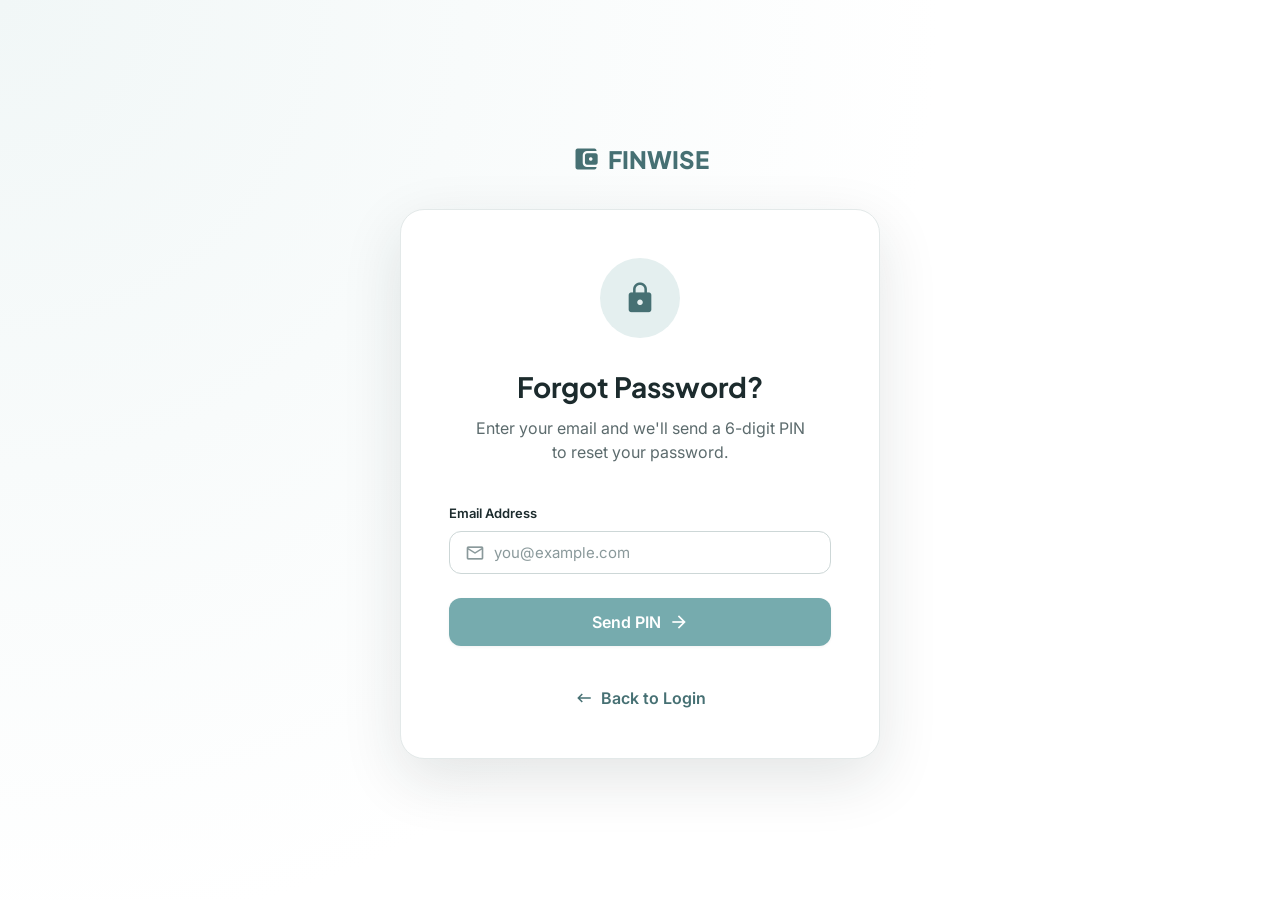
<file: forget-password.html>
<!DOCTYPE html>
<html lang="en">
<head>
<meta charset="utf-8"/>
<meta content="width=device-width, initial-scale=1.0" name="viewport"/>
<title>Forgot Password — FINWISE</title>
<link rel="preconnect" href="https://fonts.googleapis.com"/>
<link rel="preconnect" href="https://fonts.gstatic.com" crossorigin/>
<link href="https://fonts.googleapis.com/css2?family=Inter:wght@400;500;600;700&family=Plus+Jakarta+Sans:wght@600;700;800&family=JetBrains+Mono:wght@400;500;600&display=swap" rel="stylesheet"/>
<link href="https://fonts.googleapis.com/css2?family=Material+Symbols+Outlined:opsz,wght,FILL,GRAD@20..48,100..700,0..1,-50..200&display=swap" rel="stylesheet"/>
<link href="assets/css/theme.css" rel="stylesheet"/>
<style>
  .fp-wrap {
    min-height: 100vh; width: 100%;
    display: flex; align-items: center; justify-content: center;
    padding: var(--sp-6); position: relative; overflow: hidden;
    background: radial-gradient(circle at top left, var(--accent-tint) 0%, #ffffff 60%);
  }
  .fp-glow { position: absolute; border-radius: 50%; filter: blur(120px); z-index: -10; pointer-events: none; }
  .fp-glow--1 { top: -10%; left: -10%; width: 50%; height: 50%; background: rgba(118,171,174,0.22); }
  .fp-glow--2 { bottom: -10%; right: -10%; width: 50%; height: 50%; background: rgba(118,171,174,0.12); }
  #bg-canvas { position: absolute; inset: 0; z-index: -20; pointer-events: none; }
  .fp-card {
    width: 100%; max-width: 480px; background: var(--surface);
    padding: var(--sp-8); border-radius: var(--r-xl);
    border: 1px solid var(--border); box-shadow: 0 20px 60px rgba(28,43,45,0.12);
    animation: fadeIn 0.4s ease-out forwards;
  }
  @keyframes fadeIn { from { opacity: 0; transform: translateY(10px); } to { opacity: 1; transform: translateY(0); } }
  .fp-hidden { display: none; }
  .fp-icon {
    width: 80px; height: 80px; border-radius: var(--r-full);
    display: grid; place-items: center; margin-bottom: var(--sp-6);
    background: var(--accent-softer); color: var(--accent-darker);
  }
  .fp-icon .material-symbols-outlined { font-size: 34px; }
  .fp-transition { transition: opacity 0.3s ease, transform 0.3s ease; }
  /* 6-box PIN entry */
  .pin-row { display: flex; gap: var(--sp-2); justify-content: center; width: 100%; }
  .pin-box {
    width: 48px; height: 56px; text-align: center;
    font-family: var(--font-mono, monospace); font-size: 24px; font-weight: 700;
    border: 1.5px solid var(--border-strong); border-radius: var(--r-md);
    background: var(--surface); color: var(--text);
    transition: border-color var(--transition), box-shadow var(--transition);
    -moz-appearance: textfield;
  }
  .pin-box::-webkit-outer-spin-button, .pin-box::-webkit-inner-spin-button { -webkit-appearance: none; margin: 0; }
  .pin-box:focus { outline: none; border-color: var(--accent); box-shadow: 0 0 0 3px var(--accent-softer); }
  .pin-box.filled { border-color: var(--accent); }
  .pw-toggle { position: absolute; right: var(--sp-4); top: 50%; transform: translateY(-50%); display: grid; place-items: center; color: var(--text-faint); cursor: pointer; background: none; border: none; padding: 0; }
  .pw-toggle .material-symbols-outlined { font-size: 20px; }
  .pw-toggle:hover { color: var(--text); }
  @media (max-width: 420px) {
    .pin-box { width: 40px; height: 50px; font-size: 20px; }
  }
  /* Inline status banner — always visible feedback per step. */
  .fp-status {
    display: none; align-items: center; gap: var(--sp-2);
    padding: var(--sp-3) var(--sp-4); border-radius: var(--r-md);
    font-size: 14px; font-weight: 500; text-align: left; margin-bottom: var(--sp-4);
    border: 1px solid transparent;
  }
  .fp-status.show { display: flex; }
  .fp-status .material-symbols-outlined { font-size: 18px; }
  .fp-status--info    { background: var(--accent-softer); color: var(--accent-darker); border-color: rgba(118,171,174,0.35); }
  .fp-status--success { background: var(--success-bg);    color: var(--success);        border-color: rgba(46,158,107,0.30); }
  .fp-status--danger  { background: #fdecec;              color: var(--danger);         border-color: rgba(214,69,69,0.30); }
  /* Button spinner */
  .btn-spinner {
    width: 16px; height: 16px; border: 2px solid rgba(255,255,255,0.35);
    border-top-color: #fff; border-radius: 50%;
    display: none; animation: fp-spin 0.7s linear infinite;
  }
  .btn.is-loading .btn-spinner { display: inline-block; }
  .btn.is-loading > .material-symbols-outlined { display: none; }
  @keyframes fp-spin { to { transform: rotate(360deg); } }
</style>
</head>
<body style="display:block">
<div class="fp-wrap">
<div class="fp-glow fp-glow--1"></div>
<div class="fp-glow fp-glow--2"></div>
<canvas id="bg-canvas"></canvas>

<div style="width:100%;max-width:480px;position:relative;z-index:10">
<!-- Logo -->
<div class="auth__brand" style="justify-content:center;margin-bottom:var(--sp-6);color:var(--accent-darker)">
<span class="material-symbols-outlined filled-icon" style="font-size:28px">account_balance_wallet</span>
<span style="font-family:var(--font-head);font-size:24px;font-weight:800">FINWISE</span>
</div>

<!-- STEP 1: request PIN -->
<div class="fp-card fp-transition" id="step-email">
<div class="col" style="align-items:center;text-align:center">
<div class="fp-icon"><span class="material-symbols-outlined filled-icon">lock</span></div>
<h2 style="font-size:28px;margin-bottom:var(--sp-3)">Forgot Password?</h2>
<p class="muted" style="max-width:340px;margin-bottom:var(--sp-7)">Enter your email and we'll send a 6-digit PIN to reset your password.</p>
<form class="col" style="width:100%;gap:var(--sp-5)" id="email-form" novalidate>
<div class="fp-status" id="email-status" role="status" aria-live="polite">
<span class="material-symbols-outlined" data-status-icon>info</span>
<span data-status-text></span>
</div>
<div class="field" style="text-align:left;margin-bottom:0">
<label for="email">Email Address</label>
<div class="input-group">
<span class="material-symbols-outlined">mail</span>
<input class="input" id="email" name="email" placeholder="you@example.com" required type="email" autocomplete="email"/>
</div>
</div>
<button class="btn btn--primary btn--lg btn--block" type="submit" id="send-pin-btn">
<span class="btn-label">Send PIN</span>
<span class="btn-spinner" aria-hidden="true"></span>
<span class="material-symbols-outlined">arrow_forward</span>
</button>
</form>
<div style="margin-top:var(--sp-7)">
<a class="row gap-2 text-accent" style="font-weight:600" href="login.html">
<span class="material-symbols-outlined" style="font-size:18px">keyboard_backspace</span>
Back to Login
</a>
</div>
</div>
</div>

<!-- STEP 2: enter PIN + new password -->
<div class="fp-card fp-transition fp-hidden" id="step-reset">
<div class="col" style="align-items:center;text-align:center">
<div class="fp-icon"><span class="material-symbols-outlined filled-icon">password</span></div>
<h2 style="font-size:26px;margin-bottom:var(--sp-3)">Enter PIN &amp; New Password</h2>
<p class="muted" style="max-width:360px;margin-bottom:var(--sp-6)">
We sent a 6-digit PIN to <span class="mono text-accent" style="font-weight:700" id="target-email">your email</span>.
It expires in 15 minutes.
</p>
<form class="col" style="width:100%;gap:var(--sp-5)" id="reset-form" novalidate>
<div class="fp-status" id="reset-status" role="status" aria-live="polite">
<span class="material-symbols-outlined" data-status-icon>info</span>
<span data-status-text></span>
</div>
<!-- PIN boxes -->
<div class="field" style="text-align:left;margin-bottom:0">
<label style="text-align:center;display:block;margin-bottom:var(--sp-3)">Verification PIN</label>
<div class="pin-row" id="pin-row">
<input class="pin-box" type="text" inputmode="numeric" maxlength="1" autocomplete="one-time-code" aria-label="PIN digit 1"/>
<input class="pin-box" type="text" inputmode="numeric" maxlength="1" aria-label="PIN digit 2"/>
<input class="pin-box" type="text" inputmode="numeric" maxlength="1" aria-label="PIN digit 3"/>
<input class="pin-box" type="text" inputmode="numeric" maxlength="1" aria-label="PIN digit 4"/>
<input class="pin-box" type="text" inputmode="numeric" maxlength="1" aria-label="PIN digit 5"/>
<input class="pin-box" type="text" inputmode="numeric" maxlength="1" aria-label="PIN digit 6"/>
</div>
</div>
<!-- New password -->
<div class="field" style="text-align:left;margin-bottom:0">
<label for="new-password">New Password</label>
<div class="input-group">
<span class="material-symbols-outlined">lock</span>
<input class="input" id="new-password" placeholder="••••••••" type="password" style="padding-right:44px" required autocomplete="new-password"/>
<button type="button" class="pw-toggle" data-pw-toggle="new-password" aria-label="Show password"><span class="material-symbols-outlined">visibility</span></button>
</div>
</div>
<!-- Confirm password -->
<div class="field" style="text-align:left;margin-bottom:0">
<label for="confirm-password">Confirm New Password</label>
<div class="input-group">
<span class="material-symbols-outlined">lock_reset</span>
<input class="input" id="confirm-password" placeholder="••••••••" type="password" required autocomplete="new-password"/>
</div>
</div>
<button class="btn btn--primary btn--lg btn--block" type="submit" id="reset-btn">
<span class="btn-label">Reset Password</span>
<span class="btn-spinner" aria-hidden="true"></span>
<span class="material-symbols-outlined">check</span>
</button>
</form>
<div class="row gap-2" style="margin-top:var(--sp-5);justify-content:center;font-size:14px">
<span class="muted">Didn't get the PIN?</span>
<button type="button" class="text-accent" id="resend-btn" style="font-weight:700;background:none;border:none;cursor:pointer;padding:0">Resend PIN</button>
</div>
<div style="margin-top:var(--sp-4)">
<a class="row gap-2 text-accent" style="font-weight:600" href="login.html">
<span class="material-symbols-outlined" style="font-size:18px">keyboard_backspace</span>
Back to Login
</a>
</div>
</div>
</div>

<!-- SUCCESS -->
<div class="fp-card fp-transition fp-hidden" id="step-success">
<div class="col" style="align-items:center;text-align:center">
<div class="fp-icon" style="background:var(--success-bg);color:var(--success)"><span class="material-symbols-outlined filled-icon">check_circle</span></div>
<h2 style="font-size:26px;margin-bottom:var(--sp-3)" class="text-success">Password Updated!</h2>
<p class="muted" style="margin-bottom:var(--sp-6);max-width:340px">Your password has been reset. Redirecting you to login…</p>
<a class="btn btn--primary btn--lg btn--block" href="login.html">Continue to Login</a>
</div>
</div>
</div>
</div>

<script src="assets/js/api.service.js"></script>
<script src="assets/js/app.js"></script>
<script>
  (function () {
    'use strict';

    var currentEmail = '';

    function notify(msg, type) {
      if (window.showToast) window.showToast(msg, type);
      else if (type === 'danger') alert(msg);
    }

    /* ---- Inline status banner (per step) ---- */
    var STATUS_ICON = { info: 'progress_activity', success: 'check_circle', danger: 'error' };
    function showStatus(bannerId, type, message) {
      var banner = document.getElementById(bannerId);
      if (!banner) return;
      banner.classList.remove('fp-status--info', 'fp-status--success', 'fp-status--danger');
      banner.classList.add('fp-status--' + type, 'show');
      var iconEl = banner.querySelector('[data-status-icon]');
      var textEl = banner.querySelector('[data-status-text]');
      if (iconEl) iconEl.textContent = STATUS_ICON[type] || 'info';
      if (textEl) textEl.textContent = message;
    }
    function hideStatus(bannerId) {
      var banner = document.getElementById(bannerId);
      if (banner) banner.classList.remove('show');
    }

    /* ---- Step transitions ---- */
    function goToStep(showId, hideId) {
      var hideEl = document.getElementById(hideId);
      var showEl = document.getElementById(showId);
      if (!showEl) return;
      if (hideEl) {
        hideEl.style.opacity = '0';
        hideEl.style.transform = 'translateY(-10px)';
        setTimeout(reveal, 300);
      } else {
        reveal();
      }
      function reveal() {
        if (hideEl) hideEl.classList.add('fp-hidden');
        showEl.classList.remove('fp-hidden');
        showEl.style.opacity = '1';
        showEl.style.transform = 'translateY(0)';
      }
    }

    /* ---- Button loading state ---- */
    function setLoading(btn, loading, loadingText) {
      if (!btn) return;
      var label = btn.querySelector('.btn-label');
      if (loading) {
        btn.disabled = true;
        btn.classList.add('is-loading');
        btn.dataset.prev = label ? label.textContent : '';
        if (label && loadingText) label.textContent = loadingText;
      } else {
        btn.disabled = false;
        btn.classList.remove('is-loading');
        if (label && btn.dataset.prev) label.textContent = btn.dataset.prev;
      }
    }

    function isValidEmail(v) {
      return /^[^\s@]+@[^\s@]+\.[^\s@]+$/.test(v);
    }

    /* ================= STEP 1: request PIN ================= */
    var emailForm = document.getElementById('email-form');
    var sendBtn = document.getElementById('send-pin-btn');
    var emailInput = document.getElementById('email');
    if (emailInput) emailInput.addEventListener('input', function () { hideStatus('email-status'); });

    emailForm.addEventListener('submit', function (e) {
      e.preventDefault();
      var email = (document.getElementById('email').value || '').trim();
      if (!isValidEmail(email)) {
        showStatus('email-status', 'danger', 'Please enter a valid email address.');
        notify('Please enter a valid email address.', 'danger');
        return;
      }
      if (!window.FinwiseApi || typeof window.FinwiseApi.requestPin !== 'function') {
        showStatus('email-status', 'danger', "Service unavailable — we couldn't reach the server. Please try again.");
        notify('Service unavailable. Please try again later.', 'danger');
        return;
      }
      setLoading(sendBtn, true, 'Sending PIN…');
      showStatus('email-status', 'info', 'Sending a 6-digit PIN to ' + email + '…');
      window.FinwiseApi.requestPin(email)
        .then(function (res) {
          currentEmail = email;
          document.getElementById('target-email').textContent = email;
          var msg = res.message || 'PIN sent! Check your inbox.';
          showStatus('email-status', 'success', msg);
          notify(msg, 'success');
          goToStep('step-reset', 'step-email');
          showStatus('reset-status', 'info', 'A 6-digit PIN was sent to ' + email + '. It expires in 15 minutes.');
          focusFirstPinBox();
        })
        .catch(function (err) {
          var msg = (err && err.message) || 'Something went wrong. Please try again.';
          showStatus('email-status', 'danger', msg);
          notify(msg, 'danger');
        })
        .finally(function () {
          setLoading(sendBtn, false);
        });
    });

    /* ================= PIN box behaviour ================= */
    var pinBoxes = Array.prototype.slice.call(document.querySelectorAll('#pin-row .pin-box'));

    function focusFirstPinBox() {
      if (pinBoxes[0]) pinBoxes[0].focus();
    }

    function getPin() {
      return pinBoxes.map(function (b) { return b.value; }).join('');
    }

    function clearPin() {
      pinBoxes.forEach(function (b) { b.value = ''; b.classList.remove('filled'); });
    }

    pinBoxes.forEach(function (box, i) {
      // Only digits; auto-advance on entry.
      box.addEventListener('input', function () {
        hideStatus('reset-status');
        box.value = box.value.replace(/\D/g, '').slice(0, 1);
        box.classList.toggle('filled', box.value !== '');
        if (box.value && i < pinBoxes.length - 1) pinBoxes[i + 1].focus();
      });
      // Backspace on an empty box steps back to the previous one.
      box.addEventListener('keydown', function (e) {
        if (e.key === 'Backspace' && !box.value && i > 0) {
          pinBoxes[i - 1].focus();
        } else if (e.key === 'ArrowLeft' && i > 0) {
          pinBoxes[i - 1].focus();
        } else if (e.key === 'ArrowRight' && i < pinBoxes.length - 1) {
          pinBoxes[i + 1].focus();
        }
      });
      // Paste a full 6-digit code into any box and it fills all of them.
      box.addEventListener('paste', function (e) {
        e.preventDefault();
        var text = (e.clipboardData || window.clipboardData).getData('text') || '';
        var digits = text.replace(/\D/g, '').slice(0, 6).split('');
        if (!digits.length) return;
        pinBoxes.forEach(function (b, idx) {
          b.value = digits[idx] || '';
          b.classList.toggle('filled', !!digits[idx]);
        });
        var next = Math.min(digits.length, pinBoxes.length - 1);
        pinBoxes[next].focus();
      });
    });

    /* ================= STEP 2: verify + reset ================= */
    var resetForm = document.getElementById('reset-form');
    var resetBtn = document.getElementById('reset-btn');

    resetForm.addEventListener('submit', function (e) {
      e.preventDefault();
      var pin = getPin();
      var pw = document.getElementById('new-password').value || '';
      var confirm = document.getElementById('confirm-password').value || '';

      if (!/^\d{6}$/.test(pin)) {
        showStatus('reset-status', 'danger', 'Please enter the full 6-digit PIN.');
        notify('Please enter the full 6-digit PIN.', 'danger');
        return;
      }
      if (pw.length < 6) {
        showStatus('reset-status', 'danger', 'Password must be at least 6 characters.');
        notify('Password must be at least 6 characters', 'danger');
        return;
      }
      if (pw !== confirm) {
        showStatus('reset-status', 'danger', 'Passwords do not match.');
        notify('Passwords do not match', 'danger');
        return;
      }
      if (!window.FinwiseApi || typeof window.FinwiseApi.resetPassword !== 'function') {
        showStatus('reset-status', 'danger', "Service unavailable — we couldn't reach the server. Please try again.");
        return;
      }

      setLoading(resetBtn, true, 'Resetting…');
      showStatus('reset-status', 'info', 'Verifying PIN and updating your password…');
      window.FinwiseApi.resetPassword(currentEmail, pin, pw)
        .then(function (res) {
          var msg = res.message || 'Password updated!';
          showStatus('reset-status', 'success', msg);
          notify(msg, 'success');
          goToStep('step-success', 'step-reset');
          // Pre-fill the login email and redirect.
          try { sessionStorage.setItem('finwise:signupEmail', currentEmail); } catch (err) {}
          setTimeout(function () { window.location.href = 'login.html'; }, 1800);
        })
        .catch(function (err) {
          var msg = (err && err.message) || 'Something went wrong. Please try again.';
          // Expired/used PIN → clear boxes so the user can request a fresh one.
          if (/expired|used|invalid pin/i.test(msg)) clearPin();
          showStatus('reset-status', 'danger', msg);
          notify(msg, 'danger');
          setLoading(resetBtn, false);
        });
    });

    /* ================= Resend PIN ================= */
    var resendBtn = document.getElementById('resend-btn');
    resendBtn.addEventListener('click', function () {
      if (!currentEmail) return;
      if (!window.FinwiseApi || typeof window.FinwiseApi.resendPin !== 'function') {
        showStatus('reset-status', 'danger', "Service unavailable — we couldn't reach the server.");
        return;
      }
      resendBtn.disabled = true;
      var prev = resendBtn.textContent;
      resendBtn.textContent = 'Sending…';
      showStatus('reset-status', 'info', 'Sending a fresh PIN to ' + currentEmail + '…');
      window.FinwiseApi.resendPin(currentEmail)
        .then(function (res) {
          clearPin();
          focusFirstPinBox();
          var msg = res.message || 'A new PIN has been sent.';
          showStatus('reset-status', 'success', msg);
          notify(msg, 'success');
        })
        .catch(function (err) {
          var msg = (err && err.message) || 'Something went wrong. Please try again.';
          showStatus('reset-status', 'danger', msg);
          notify(msg, 'danger');
        })
        .finally(function () {
          resendBtn.disabled = false;
          resendBtn.textContent = prev;
        });
    });

    /* ================= Password show/hide ================= */
    document.querySelectorAll('[data-pw-toggle]').forEach(function (toggle) {
      toggle.addEventListener('click', function () {
        var input = document.getElementById(toggle.getAttribute('data-pw-toggle'));
        if (!input) return;
        var icon = toggle.querySelector('.material-symbols-outlined') || toggle;
        if (input.type === 'password') { input.type = 'text'; icon.textContent = 'visibility_off'; }
        else { input.type = 'password'; icon.textContent = 'visibility'; }
      });
    });

    /* ================= Particle background (decorative) ================= */
    var canvas = document.getElementById('bg-canvas');
    if (canvas && canvas.getContext) {
      var ctx = canvas.getContext('2d');
      var particles = [];
      function resize() { canvas.width = window.innerWidth; canvas.height = window.innerHeight; }
      function Particle() { this.init(); }
      Particle.prototype.init = function () {
        this.x = Math.random() * canvas.width;
        this.y = Math.random() * canvas.height;
        this.size = Math.random() * 2 + 1;
        this.speedX = Math.random() * 0.5 - 0.25;
        this.speedY = Math.random() * 0.5 - 0.25;
        this.opacity = Math.random() * 0.5;
      };
      Particle.prototype.update = function () {
        this.x += this.speedX; this.y += this.speedY;
        if (this.x > canvas.width || this.x < 0) this.speedX *= -1;
        if (this.y > canvas.height || this.y < 0) this.speedY *= -1;
      };
      Particle.prototype.draw = function () {
        ctx.fillStyle = 'rgba(118, 171, 174, ' + this.opacity + ')';
        ctx.beginPath(); ctx.arc(this.x, this.y, this.size, 0, Math.PI * 2); ctx.fill();
      };
      function createParticles() { particles = []; for (var i = 0; i < 40; i++) particles.push(new Particle()); }
      function animate() {
        ctx.clearRect(0, 0, canvas.width, canvas.height);
        particles.forEach(function (p) { p.update(); p.draw(); });
        requestAnimationFrame(animate);
      }
      window.addEventListener('resize', function () { resize(); createParticles(); });
      resize(); createParticles(); animate();
    }
  })();
</script>
</body>
</html>
</file>
<file: assets/css/theme.css>
/* ============================================================
   FINWISE — Shared Design System
   Plain CSS. No Tailwind. Single source of truth for every page.
   Primary background: #FFFFFF   |   Accent: #76ABAE
   Canonical class vocabulary — matches partials.html & app.js.
   ============================================================ */

/* ---------- 1. Design Tokens ---------- */
:root {
  /* Accent scale (teal) */
  --accent:            #76ABAE;
  --accent-dark:       #5B8F92;
  --accent-darker:     #467073;
  --accent-light:      #A9CBCD;
  --accent-softer:     #E4EFEF;
  --accent-tint:       #F1F7F7;
  --on-accent:         #ffffff;

  /* Neutrals / surfaces */
  --bg:                #ffffff;   /* primary background */
  --surface:           #ffffff;   /* cards, panels */
  --surface-2:         #f7f9f9;   /* subtle raised / hover fill */
  --surface-3:         #eef2f2;   /* deeper fill, track backgrounds */
  --surface-inverse:   #1f2937;

  /* Text */
  --text:              #1c2b2d;
  --text-muted:        #5c6b6d;
  --text-faint:        #8a999b;
  --text-on-dark:      #ffffff;

  /* Lines */
  --border:            #e3e9e9;
  --border-strong:     #cdd7d7;

  /* Semantic (financial) */
  --success:           #2e9e6b;
  --success-bg:        #e6f5ee;
  --danger:            #d64545;
  --danger-bg:         #fbe9e9;
  --warning:           #d99a2b;
  --warning-bg:        #fbf1de;
  --info:              var(--accent);
  --info-bg:           var(--accent-softer);

  /* Radius */
  --r-sm: 8px;
  --r-md: 12px;
  --r-lg: 16px;
  --r-xl: 24px;
  --r-full: 9999px;

  /* Spacing scale */
  --sp-1: 4px;
  --sp-2: 8px;
  --sp-3: 12px;
  --sp-4: 16px;
  --sp-5: 24px;
  --sp-6: 32px;
  --sp-7: 40px;
  --sp-8: 48px;
  --sp-9: 64px;

  /* Shadows */
  --shadow-sm: 0 1px 3px rgba(28, 43, 45, 0.06);
  --shadow-md: 0 2px 16px rgba(28, 43, 45, 0.08);
  --shadow-lg: 0 8px 32px rgba(28, 43, 45, 0.12);
  --shadow-accent: 0 8px 28px rgba(118, 171, 174, 0.28);

  /* Layout */
  --sidebar-w: 260px;
  --topbar-h: 64px;
  --max-w: 1280px;

  /* Type families */
  --font-body: "Inter", system-ui, -apple-system, "Segoe UI", Roboto, sans-serif;
  --font-head: "Plus Jakarta Sans", var(--font-body);
  --font-data: "JetBrains Mono", ui-monospace, "SFMono-Regular", Menlo, monospace;

  --transition: 200ms cubic-bezier(0.4, 0, 0.2, 1);
}

/* ---------- 2. Reset & Base ---------- */
*, *::before, *::after { box-sizing: border-box; }
* { margin: 0; padding: 0; }

html { scroll-behavior: smooth; -webkit-text-size-adjust: 100%; }

body {
  font-family: var(--font-body);
  font-size: 16px;
  line-height: 1.5;
  color: var(--text);
  background: var(--bg);
  min-height: 100vh;
  display: flex;
  -webkit-font-smoothing: antialiased;
  text-rendering: optimizeLegibility;
  overflow-x: hidden;
}

img { max-width: 100%; display: block; }
a { color: inherit; text-decoration: none; }
button { font-family: inherit; cursor: pointer; border: none; background: none; color: inherit; }
input, select, textarea { font-family: inherit; font-size: inherit; color: inherit; }
ul { list-style: none; }
svg { display: block; }

:focus-visible { outline: 2px solid var(--accent); outline-offset: 2px; }

/* ---------- 3. Typography ---------- */
h1, h2, h3, h4, h5 { font-family: var(--font-head); font-weight: 700; line-height: 1.2; color: var(--text); }
.display   { font-size: clamp(30px, 4vw, 46px); letter-spacing: -0.02em; }
.headline  { font-size: clamp(22px, 2.4vw, 28px); }
.title     { font-size: 20px; font-weight: 600; }
.subtitle  { font-size: 16px; font-weight: 600; }
.muted     { color: var(--text-muted); }
.faint     { color: var(--text-faint); }
.mono      { font-family: var(--font-data); }
.eyebrow {
  font-size: 12px; font-weight: 600; letter-spacing: 0.06em;
  text-transform: uppercase; color: var(--text-muted);
}
.text-accent  { color: var(--accent-darker); }
.text-success { color: var(--success); }
.text-danger  { color: var(--danger); }
.text-warning { color: var(--warning); }

/* ---------- 4. Material Symbols icon ---------- */
.material-symbols-outlined {
  font-variation-settings: 'FILL' 0, 'wght' 400, 'GRAD' 0, 'opsz' 24;
  vertical-align: middle;
  user-select: none;
  line-height: 1;
}
.material-symbols-outlined.fill,
.filled-icon { font-variation-settings: 'FILL' 1; }

/* ============================================================
   5. App Shell — sidebar + topbar + content + footer
   Identical on every application page.
   ============================================================ */

/* Mobile top bar (hidden on desktop) */
.mobile-bar {
  display: none;
  position: sticky; top: 0; z-index: 46;
  height: 56px; width: 100%;
  align-items: center; gap: var(--sp-3);
  padding: 0 var(--sp-4);
  background: rgba(255,255,255,0.9); backdrop-filter: blur(10px);
  border-bottom: 1px solid var(--border);
}
.mobile-bar__brand { font-family: var(--font-head); font-weight: 800; color: var(--accent-darker); flex: 1; }
.mobile-bar .material-symbols-outlined { color: var(--text-muted); }
/* Mobile top-bar profile avatar: shows uploaded photo (via applyAvatar) or
   initials/person icon. Sits on the accent fill so the icon must stay light. */
.mobile-bar__avatar {
  text-decoration: none; flex-shrink: 0; overflow: hidden;
  background-size: cover; background-position: center;
}
.mobile-bar__avatar .material-symbols-outlined { color: var(--on-accent); }
.nav-toggle {
  display: grid; place-items: center; width: 40px; height: 40px;
  border-radius: var(--r-md); color: var(--text); flex-shrink: 0;
  transition: background var(--transition);
}
.nav-toggle:hover { background: var(--surface-2); }

/* Sidebar */
.sidebar {
  width: var(--sidebar-w);
  flex-shrink: 0;
  height: 100vh;
  position: sticky;
  top: 0;
  background: var(--surface);
  border-right: 1px solid var(--border);
  box-shadow: var(--shadow-md);
  display: flex;
  flex-direction: column;
  padding: var(--sp-5) 0;
  z-index: 50;
}
.sidebar__brand {
  display: flex; align-items: center; gap: var(--sp-2);
  padding: 0 var(--sp-5); margin-bottom: var(--sp-6);
}
.sidebar__brand-icon {
  width: 36px; height: 36px; border-radius: var(--r-md);
  background: var(--accent); color: var(--on-accent);
  display: grid; place-items: center; flex-shrink: 0; font-size: 22px;
}
.sidebar__brand-name {
  font-family: var(--font-head); font-size: 22px; font-weight: 800;
  color: var(--accent-darker); letter-spacing: -0.01em;
}
.sidebar__nav { flex: 1; overflow-y: auto; padding: 0 var(--sp-3); display: flex; flex-direction: column; gap: 2px; }
.sidebar__nav::-webkit-scrollbar { width: 4px; }
.sidebar__nav::-webkit-scrollbar-thumb { background: var(--border-strong); border-radius: 10px; }
.sidebar__section {
  padding: var(--sp-5) var(--sp-4) var(--sp-2);
  font-size: 10px; font-weight: 700; letter-spacing: 0.1em;
  text-transform: uppercase; color: var(--text-faint);
}
.nav-link {
  display: flex; align-items: center; gap: var(--sp-3);
  padding: 12px var(--sp-4);
  border-radius: var(--r-md);
  color: var(--text-muted);
  font-weight: 500; font-size: 14px;
  transition: background var(--transition), color var(--transition);
}
.nav-link .material-symbols-outlined { font-size: 22px; }
.nav-link:hover { background: var(--surface-2); color: var(--text); }
.nav-link.active {
  background: var(--accent-softer);
  color: var(--accent-darker);
  font-weight: 600;
}
.nav-link.active .material-symbols-outlined { font-variation-settings: 'FILL' 1; color: var(--accent); }
.nav-link--danger { color: var(--danger); margin-top: var(--sp-2); }
.nav-link--danger:hover { background: var(--danger-bg); color: var(--danger); }

.sidebar__user {
  display: flex; align-items: center; gap: var(--sp-3);
  padding: var(--sp-4) var(--sp-5) 0; margin-top: auto;
  border-top: 1px solid var(--border); padding-top: var(--sp-4);
}
.sidebar__user-meta { min-width: 0; }
.sidebar__user-name { font-weight: 700; font-size: 14px; }

/* Avatar */
.avatar {
  width: 40px; height: 40px; border-radius: var(--r-full); flex-shrink: 0;
  background: var(--accent); color: var(--on-accent);
  display: grid; place-items: center; font-weight: 700; font-size: 15px;
  object-fit: cover;
}
.avatar--sm { width: 32px; height: 32px; font-size: 13px; }
.avatar--lg { width: 96px; height: 96px; font-size: 34px; border: 3px solid var(--accent-light); }
img.avatar, img.avatar--sm, img.avatar--lg { border: 2px solid var(--accent-light); }

/* Main column */
.app-main { flex: 1; min-width: 0; display: flex; flex-direction: column; }

/* Topbar (desktop) */
.topbar {
  height: var(--topbar-h);
  position: sticky; top: 0; z-index: 40;
  background: rgba(255,255,255,0.85);
  backdrop-filter: blur(10px);
  border-bottom: 1px solid var(--border);
  display: flex; align-items: center; justify-content: space-between;
  gap: var(--sp-4);
  padding: 0 var(--sp-6);
}
/* No search bar — push actions to the right */
.topbar--end { justify-content: flex-end; }
.topbar__search {
  display: flex; align-items: center; gap: var(--sp-2);
  background: var(--surface-2); border: 1px solid var(--border);
  border-radius: var(--r-full); padding: 8px var(--sp-4);
  width: 100%; max-width: 380px;
}
.topbar__search .material-symbols-outlined { color: var(--text-faint); font-size: 20px; }
.topbar__search input { background: none; border: none; outline: none; width: 100%; font-size: 14px; }
.topbar__search:focus-within { border-color: var(--accent); background: var(--surface); box-shadow: 0 0 0 3px var(--accent-softer); }
.topbar__search-clear {
  display: grid; place-items: center; flex-shrink: 0;
  width: 22px; height: 22px; border-radius: var(--r-full);
  color: var(--text-faint); cursor: pointer;
  transition: background var(--transition), color var(--transition);
}
.topbar__search-clear:hover { background: var(--surface-3); color: var(--text); }
.topbar__search-clear .material-symbols-outlined { font-size: 16px; }
.topbar__actions { display: flex; align-items: center; gap: var(--sp-4); }
.icon-btn {
  position: relative; width: 40px; height: 40px; border-radius: var(--r-full);
  display: grid; place-items: center; color: var(--text-muted);
  transition: background var(--transition), color var(--transition);
}
.icon-btn:hover { background: var(--surface-2); color: var(--text); }
.icon-btn__dot {
  position: absolute; top: 8px; right: 8px; width: 8px; height: 8px;
  background: var(--danger); border-radius: var(--r-full); border: 2px solid var(--surface);
}
/* Notifications dropdown (bell) */
.notif { position: relative; display: inline-flex; }
.notif__panel {
  position: absolute; top: calc(100% + 10px); right: 0; z-index: 60;
  width: 340px; max-width: calc(100vw - 32px);
  background: var(--surface); border: 1px solid var(--border);
  border-radius: var(--r-lg); box-shadow: var(--shadow-lg);
  overflow: hidden;
  animation: notif-in 0.16s ease-out;
}
@keyframes notif-in { from { opacity: 0; transform: translateY(-6px); } to { opacity: 1; transform: translateY(0); } }
.notif__head {
  display: flex; align-items: center; justify-content: space-between;
  padding: var(--sp-4) var(--sp-5); border-bottom: 1px solid var(--border);
  font-weight: 600; font-size: 14px; color: var(--text);
}
.notif__clear {
  font-size: 12px; font-weight: 600; color: var(--accent-darker);
  transition: color var(--transition);
}
.notif__clear:hover { color: var(--accent); }
.notif__list { max-height: 360px; overflow-y: auto; }
.notif__item {
  display: flex; align-items: flex-start; gap: var(--sp-3);
  padding: var(--sp-4) var(--sp-5);
  transition: background var(--transition);
}
.notif__item + .notif__item { border-top: 1px solid var(--border); }
.notif__item:hover { background: var(--surface-2); }
.notif__icon {
  width: 36px; height: 36px; border-radius: var(--r-md); flex-shrink: 0;
  display: grid; place-items: center;
  background: var(--accent-softer); color: var(--accent-darker);
}
.notif__icon .material-symbols-outlined { font-size: 19px; }
.notif__icon--success { background: var(--success-bg); color: var(--success); }
.notif__icon--danger  { background: var(--danger-bg); color: var(--danger); }
.notif__icon--accent  { background: var(--accent-softer); color: var(--accent-darker); }
.notif__body { flex: 1; min-width: 0; }
.notif__title { font-size: 13.5px; font-weight: 600; color: var(--text); }
.notif__text { font-size: 12.5px; color: var(--text-muted); margin-top: 2px; line-height: 1.4; }
.notif__time { font-size: 11px; color: var(--text-faint); margin-top: 4px; display: block; }
.notif__dismiss {
  flex-shrink: 0; width: 24px; height: 24px; border-radius: var(--r-full);
  display: grid; place-items: center; color: var(--text-faint);
  transition: background var(--transition), color var(--transition);
}
.notif__dismiss:hover { background: var(--surface-3); color: var(--text); }
.notif__dismiss .material-symbols-outlined { font-size: 16px; }
.notif__empty {
  display: flex; flex-direction: column; align-items: center; gap: var(--sp-2);
  padding: var(--sp-6); color: var(--text-faint); font-size: 13px;
}
.notif__empty .material-symbols-outlined { font-size: 28px; opacity: 0.6; }

.topbar__divider { width: 1px; height: 32px; background: var(--border); }
.topbar__user { display: flex; align-items: center; gap: var(--sp-2); cursor: pointer; }
.topbar__user span { font-weight: 500; }

/* Content area */
.page {
  flex: 1;
  width: 100%;
  max-width: var(--max-w);
  margin: 0 auto;
  padding: var(--sp-6);
  display: flex; flex-direction: column; gap: var(--sp-5);
}
.page-head { display: flex; justify-content: space-between; align-items: flex-end; gap: var(--sp-4); flex-wrap: wrap; }
.page-head p { color: var(--text-muted); margin-top: var(--sp-1); }

/* Footer */
.footer {
  border-top: 1px solid var(--border);
  background: var(--surface);
  padding: var(--sp-5) var(--sp-6);
  color: var(--text-muted); font-size: 13px;
}
.footer__inner {
  width: 100%; max-width: var(--max-w); margin: 0 auto;
  display: flex; align-items: center; justify-content: space-between;
  gap: var(--sp-4); flex-wrap: wrap;
}
.footer__brand { display: flex; align-items: center; gap: var(--sp-2); font-family: var(--font-head); font-weight: 800; color: var(--accent-darker); }
.footer__links { display: flex; gap: var(--sp-5); flex-wrap: wrap; }
.footer__links a { color: var(--text-muted); transition: color var(--transition); }
.footer__links a:hover { color: var(--accent-darker); }
.footer__copy { color: var(--text-faint); font-size: 13px; }

/* Mobile nav scrim */
.scrim {
  position: fixed; inset: 0; background: rgba(28,43,45,0.45);
  z-index: 45; opacity: 0; visibility: hidden; transition: opacity var(--transition);
}
.scrim.open { opacity: 1; visibility: visible; }

/* ============================================================
   6. Components
   ============================================================ */

/* Buttons */
.btn {
  display: inline-flex; align-items: center; justify-content: center; gap: var(--sp-2);
  padding: 10px var(--sp-5); border-radius: var(--r-md);
  font-weight: 600; font-size: 14px; line-height: 1;
  transition: background var(--transition), color var(--transition), box-shadow var(--transition), transform var(--transition);
  white-space: nowrap;
}
.btn .material-symbols-outlined { font-size: 20px; }
.btn:active { transform: scale(0.97); }
.btn--primary { background: var(--accent); color: var(--on-accent); box-shadow: var(--shadow-sm); }
.btn--primary:hover { background: var(--accent-dark); box-shadow: var(--shadow-accent); }
.btn--secondary { background: var(--accent-softer); color: var(--accent-darker); }
.btn--secondary:hover { background: var(--accent-light); }
.btn--ghost { background: transparent; color: var(--text-muted); border: 1px solid var(--border-strong); }
.btn--ghost:hover { background: var(--surface-2); color: var(--text); }
.btn--danger { background: var(--danger); color: #fff; }
.btn--danger:hover { background: #be3a3a; }
.btn--block { width: 100%; }
/* Elevated gradient CTA — modern accent button with sheen + lift */
.btn--gradient {
  background: linear-gradient(135deg, var(--accent-darker) 0%, var(--accent) 100%);
  color: var(--on-accent);
  box-shadow: 0 6px 18px -6px rgba(70, 112, 115, 0.55), inset 0 1px 0 rgba(255,255,255,0.18);
  position: relative; overflow: hidden;
}
.btn--gradient::after {
  content: ""; position: absolute; inset: 0;
  background: linear-gradient(180deg, rgba(255,255,255,0.18), rgba(255,255,255,0) 55%);
  pointer-events: none;
}
.btn--gradient:hover {
  background: linear-gradient(135deg, var(--accent-dark) 0%, var(--accent-light) 100%);
  box-shadow: 0 10px 26px -6px rgba(70, 112, 115, 0.6), inset 0 1px 0 rgba(255,255,255,0.22);
  transform: translateY(-2px);
}
.btn--gradient:active { transform: translateY(0) scale(0.98); }
.btn--sm { padding: 7px var(--sp-3); font-size: 13px; }
.btn--lg { padding: 14px var(--sp-6); font-size: 16px; }
.btn:disabled { opacity: 0.55; cursor: not-allowed; transform: none; }

/* Cards */
.card {
  background: var(--surface);
  border: 1px solid var(--border);
  border-radius: var(--r-lg);
  box-shadow: var(--shadow-md);
  padding: var(--sp-5);
}
.card--flat { box-shadow: none; }
.card--interactive { transition: transform var(--transition), box-shadow var(--transition); }
.card--interactive:hover { transform: translateY(-4px); box-shadow: var(--shadow-lg); }
.card__head { display: flex; align-items: center; justify-content: space-between; margin-bottom: var(--sp-4); }

/* Stat card */
.stat-card {
  background: var(--surface); border: 1px solid var(--border);
  border-radius: var(--r-lg); box-shadow: var(--shadow-md);
  padding: var(--sp-5); transition: transform var(--transition), box-shadow var(--transition);
}
.stat-card:hover { transform: translateY(-4px); box-shadow: var(--shadow-lg); }
.stat-card__icon {
  width: 44px; height: 44px; border-radius: var(--r-md);
  display: grid; place-items: center; background: var(--accent-softer); color: var(--accent-darker);
}
.stat-card__value { font-family: var(--font-head); font-size: 28px; font-weight: 700; margin-top: var(--sp-1); }

/* Icon badge tile */
.tile-icon {
  width: 48px; height: 48px; border-radius: var(--r-md);
  display: grid; place-items: center; background: var(--accent-softer); color: var(--accent-darker);
  flex-shrink: 0;
}
.tile-icon--success { background: var(--success-bg); color: var(--success); }
.tile-icon--danger  { background: var(--danger-bg); color: var(--danger); }
.tile-icon--warning { background: var(--warning-bg); color: var(--warning); }

/* Badges / chips */
.badge {
  display: inline-flex; align-items: center; gap: 4px;
  padding: 4px 10px; border-radius: var(--r-full);
  font-size: 12px; font-weight: 600; line-height: 1;
}
.badge--accent  { background: var(--accent-softer); color: var(--accent-darker); }
.badge--success { background: var(--success-bg); color: var(--success); }
.badge--danger  { background: var(--danger-bg); color: var(--danger); }
.badge--warning { background: var(--warning-bg); color: var(--warning); }
.badge--neutral { background: var(--surface-3); color: var(--text-muted); }

/* Forms */
.field { display: flex; flex-direction: column; gap: var(--sp-2); margin-bottom: var(--sp-4); }
.field label { font-size: 13px; font-weight: 600; color: var(--text); }
.input, .select, .textarea {
  width: 100%; background: var(--surface);
  border: 1px solid var(--border-strong); border-radius: var(--r-md);
  padding: 11px var(--sp-4); font-size: 15px; color: var(--text);
  transition: border-color var(--transition), box-shadow var(--transition);
}
.input::placeholder, .textarea::placeholder { color: var(--text-faint); }
.input:focus, .select:focus, .textarea:focus {
  outline: none; border-color: var(--accent);
  box-shadow: 0 0 0 3px rgba(118, 171, 174, 0.18);
}
.textarea { resize: vertical; min-height: 96px; }
.input-group { position: relative; }
.input-group > .material-symbols-outlined {
  position: absolute; left: var(--sp-4); top: 50%; transform: translateY(-50%);
  color: var(--text-faint); font-size: 20px; pointer-events: none;
}
.input-group .input { padding-left: 44px; }

/* Native <select> arrow is inconsistent across browsers and sits cramped
   against the edge. Replace it with a custom, properly-aligned chevron and
   reserve right-hand room so the text never overlaps it. */
.select {
  -webkit-appearance: none; -moz-appearance: none; appearance: none;
  padding-right: 42px;
  background-image: url("data:image/svg+xml,%3Csvg xmlns='http://www.w3.org/2000/svg' width='24' height='24' viewBox='0 0 24 24' fill='none' stroke='%235c6b6d' stroke-width='2' stroke-linecap='round' stroke-linejoin='round'%3E%3Cpolyline points='6 9 12 15 18 9'/%3E%3C/svg%3E");
  background-repeat: no-repeat;
  background-position: right 14px center;
  background-size: 18px 18px;
}
.select::-ms-expand { display: none; }

/* Toggle switch */
.switch { position: relative; display: inline-block; width: 44px; height: 24px; flex-shrink: 0; }
.switch input { opacity: 0; width: 0; height: 0; }
.switch .slider {
  position: absolute; inset: 0; background: var(--border-strong);
  border-radius: var(--r-full); transition: background var(--transition); cursor: pointer;
}
.switch .slider::before {
  content: ""; position: absolute; height: 18px; width: 18px; left: 3px; top: 3px;
  background: #fff; border-radius: 50%; transition: transform var(--transition);
}
.switch input:checked + .slider { background: var(--accent); }
.switch input:checked + .slider::before { transform: translateX(20px); }

/* Setting row: label/description on the left, control (e.g. switch) on the right */
.recurring-row {
  display: flex; align-items: center; justify-content: space-between; gap: var(--sp-3);
  padding: var(--sp-4); background: var(--surface-2); border-radius: var(--r-md);
}

/* Segmented toggle (income/expense etc.) */
.segmented { display: inline-flex; background: var(--surface-3); border-radius: var(--r-md); padding: 4px; gap: 4px; }
.segmented__btn {
  padding: 8px var(--sp-4); border-radius: var(--r-sm); font-weight: 600; font-size: 14px;
  color: var(--text-muted); transition: all var(--transition);
}
.segmented__btn.active { background: var(--surface); color: var(--accent-darker); box-shadow: var(--shadow-sm); }
.segmented__btn.active--success { background: var(--success-bg); color: var(--success); }
.segmented__btn.active--danger { background: var(--danger-bg); color: var(--danger); }

/* Progress bar */
.progress { height: 8px; background: var(--surface-3); border-radius: var(--r-full); overflow: hidden; }
.progress__fill { height: 100%; background: var(--accent); border-radius: var(--r-full); transition: width 1.2s cubic-bezier(0.65,0,0.35,1); }
.progress__fill--success { background: var(--success); }
.progress__fill--danger { background: var(--danger); }
.progress__fill--warning { background: var(--warning); }

/* Table */
.table-wrap { overflow-x: auto; border-radius: var(--r-lg); border: 1px solid var(--border); }
table.data { width: 100%; border-collapse: collapse; background: var(--surface); }
table.data th {
  text-align: left; font-size: 12px; font-weight: 600; text-transform: uppercase;
  letter-spacing: 0.04em; color: var(--text-muted);
  padding: var(--sp-3) var(--sp-4); background: var(--surface-2); border-bottom: 1px solid var(--border);
  white-space: nowrap;
}
table.data td { padding: var(--sp-3) var(--sp-4); border-bottom: 1px solid var(--border); font-size: 14px; }
table.data th.text-right { text-align: right; }
table.data tbody tr { transition: background var(--transition); }
table.data tbody tr:hover { background: var(--surface-2); }
table.data tbody tr:last-child td { border-bottom: none; }

/* Modal */
.modal-overlay {
  position: fixed; inset: 0; background: rgba(28,43,45,0.5);
  display: flex; align-items: center; justify-content: center; padding: var(--sp-4);
  z-index: 60; opacity: 0; visibility: hidden; transition: opacity var(--transition);
}
.modal-overlay.open { opacity: 1; visibility: visible; }
.modal {
  background: var(--surface); border-radius: var(--r-lg); box-shadow: var(--shadow-lg);
  width: 100%; max-width: 520px; max-height: 90vh; overflow-y: auto;
  transform: translateY(12px) scale(0.98); transition: transform var(--transition);
}
.modal-overlay.open .modal { transform: translateY(0) scale(1); }
.modal__head { display: flex; align-items: center; justify-content: space-between; padding: var(--sp-5); border-bottom: 1px solid var(--border); }
.modal__body { padding: var(--sp-5); }
.modal__foot { display: flex; justify-content: flex-end; gap: var(--sp-3); padding: var(--sp-5); border-top: 1px solid var(--border); }

/* Confirmation dialog (built dynamically by window.finwiseConfirm) */
.modal--sm { max-width: 400px; }
.confirm { text-align: center; padding-top: var(--sp-6); padding-bottom: var(--sp-2); }
.confirm__icon {
  width: 56px; height: 56px; border-radius: var(--r-full);
  display: grid; place-items: center; margin: 0 auto var(--sp-4);
}
.confirm__icon .material-symbols-outlined { font-size: 30px; }
.confirm__icon--danger { background: var(--danger-bg); color: var(--danger); }
.confirm__icon--accent { background: var(--accent-softer); color: var(--accent-darker); }
.confirm__title { font-size: 18px; font-weight: 700; color: var(--text); margin-bottom: var(--sp-2); }
.confirm__text { font-size: 14px; color: var(--text-muted); line-height: 1.5; }

/* Toast */
.toast-stack { position: fixed; bottom: var(--sp-5); right: var(--sp-5); z-index: 80; display: flex; flex-direction: column; gap: var(--sp-3); }
.toast {
  display: flex; align-items: center; gap: var(--sp-3);
  background: var(--surface-inverse); color: #fff;
  padding: var(--sp-3) var(--sp-4); border-radius: var(--r-md); box-shadow: var(--shadow-lg);
  font-size: 14px; min-width: 240px;
  animation: toast-in 0.3s ease-out;
}
.toast--success { background: var(--success); }
.toast--danger { background: var(--danger); }
@keyframes toast-in { from { opacity: 0; transform: translateX(20px); } to { opacity: 1; transform: translateX(0); } }

/* FAB */
.fab {
  position: fixed; bottom: var(--sp-6); right: var(--sp-6); z-index: 55;
  width: 56px; height: 56px; border-radius: var(--r-full);
  background: var(--accent); color: var(--on-accent);
  display: grid; place-items: center; box-shadow: var(--shadow-accent);
  transition: transform var(--transition), background var(--transition);
}
.fab:hover { background: var(--accent-dark); transform: scale(1.06); }

/* Glass panel (kept for hero/auth) */
.glass {
  background: rgba(255, 255, 255, 0.12);
  backdrop-filter: blur(12px);
  border: 1px solid rgba(255, 255, 255, 0.25);
}

/* Success button variant (income actions) */
.btn--success { background: var(--success); color: #fff; }
.btn--success:hover { background: #268a5c; }

/* Alert banner */
.alert {
  display: flex; align-items: center; gap: var(--sp-3);
  padding: var(--sp-4); border-radius: var(--r-md);
  border: 1px solid var(--border);
}
.alert__icon { width: 40px; height: 40px; border-radius: var(--r-full); display: grid; place-items: center; flex-shrink: 0; }
.alert--danger  { background: var(--danger-bg);  border-color: rgba(214,69,69,0.25); }
.alert--danger .alert__icon  { background: var(--danger); color: #fff; }
.alert--warning { background: var(--warning-bg); border-color: rgba(217,154,43,0.25); }
.alert--warning .alert__icon { background: var(--warning); color: #fff; }
.alert--success { background: var(--success-bg); border-color: rgba(46,158,107,0.25); }
.alert--success .alert__icon { background: var(--success); color: #fff; }
.alert--accent  { background: var(--accent-softer); border-color: var(--accent-light); }
.alert--accent .alert__icon  { background: var(--accent); color: #fff; }

/* Pagination */
.pager { display: flex; align-items: center; gap: var(--sp-2); flex-wrap: wrap; }
.pager__btn {
  min-width: 36px; height: 36px; padding: 0 10px; border-radius: var(--r-sm);
  display: inline-flex; align-items: center; justify-content: center;
  border: 1px solid var(--border-strong); color: var(--text-muted);
  font-weight: 600; font-size: 14px; transition: all var(--transition);
}
.pager__btn:hover { background: var(--surface-2); color: var(--text); }
.pager__btn.active { background: var(--accent); color: #fff; border-color: var(--accent); }

/* Circular progress ring (goals etc.) */
.ring { position: relative; display: grid; place-items: center; }
.ring svg { transform: rotate(-90deg); transform-origin: 50% 50%; }
.ring__track { fill: none; stroke: var(--surface-3); }
.ring__fill  { fill: none; stroke: var(--accent); stroke-linecap: round; transition: stroke-dashoffset 0.8s ease, stroke-width var(--transition); }
.ring__fill--success { stroke: var(--success); }
.ring__fill--warning { stroke: var(--warning); }
.ring__fill--danger  { stroke: var(--danger); }
.ring__label { position: absolute; font-weight: 700; font-size: 13px; }

/* Dashboard 12-col chart grid + chart wrappers */
.dash-grid { display: grid; grid-template-columns: repeat(12, 1fr); gap: var(--sp-5); }
.dash-grid__span4 { grid-column: span 4; }
.dash-grid__span8 { grid-column: span 8; }
.donut-wrap { position: relative; flex: 1; display: grid; place-items: center; min-height: 220px; }
.donut { width: 190px; height: 190px; transform: rotate(-90deg); }
.donut__center { position: absolute; inset: 0; display: flex; flex-direction: column; align-items: center; justify-content: center; }
.line-chart { height: 240px; position: relative; width: 100%; overflow: hidden; }

/* ---- Shared pagination (Transactions + Dashboard recent list) ---- */
.pager { display: flex; align-items: center; gap: var(--sp-2); flex-wrap: wrap; }
.pager__btn {
  min-width: 34px; height: 34px; padding: 0 8px;
  display: inline-flex; align-items: center; justify-content: center;
  border: 1px solid var(--border-strong); border-radius: var(--r-sm);
  font-size: 14px; font-weight: 600; color: var(--text-muted);
  background: var(--surface); cursor: pointer;
  transition: background var(--transition), color var(--transition), border-color var(--transition);
}
.pager__btn:hover:not(:disabled) { background: var(--surface-2); color: var(--text); }
.pager__btn.active { background: var(--accent); color: var(--on-accent); border-color: var(--accent); }
.pager__btn:disabled { opacity: 0.4; cursor: not-allowed; }
.pager__ellipsis { padding: 0 4px; color: var(--text-faint); user-select: none; }

/* ---- Receipt lightbox (view saved attachments) ---- */
.lightbox { display: flex; align-items: center; justify-content: center; padding: var(--sp-5); }
.lightbox__inner {
  position: relative; max-width: min(720px, 92vw); max-height: 88vh;
  display: flex; transform: scale(0.96); transition: transform var(--transition);
}
.lightbox.open .lightbox__inner { transform: scale(1); }
.lightbox__img {
  max-width: 100%; max-height: 88vh; width: auto; height: auto;
  object-fit: contain; border-radius: var(--r-lg);
  box-shadow: var(--shadow-lg); background: var(--surface);
}
.lightbox__close {
  position: absolute; top: -14px; right: -14px;
  background: var(--surface); box-shadow: var(--shadow-md);
}


/* ============================================================
   7. Layout utilities (plain CSS helpers)
   ============================================================ */
.grid { display: grid; gap: var(--sp-5); }
.cols-2 { grid-template-columns: repeat(2, 1fr); }
.cols-3 { grid-template-columns: repeat(3, 1fr); }
.cols-4 { grid-template-columns: repeat(4, 1fr); }
.row { display: flex; align-items: center; gap: var(--sp-3); }
.row-between { display: flex; align-items: center; justify-content: space-between; gap: var(--sp-3); }
.col { display: flex; flex-direction: column; }
.wrap { flex-wrap: wrap; }
.gap-2 { gap: var(--sp-2); }
.gap-4 { gap: var(--sp-4); }
.gap-5 { gap: var(--sp-5); }
.grow { flex: 1; }
.center { display: grid; place-items: center; }
.hidden { display: none !important; }
.mt-2 { margin-top: var(--sp-2); }
.mt-4 { margin-top: var(--sp-4); }
.mt-5 { margin-top: var(--sp-5); }
.mb-4 { margin-bottom: var(--sp-4); }
.text-center { text-align: center; }
.text-right { text-align: right; }

/* ---- Balance / hero card — premium dark teal ----
   Two-column band: balance lead (left) + income/expense panel (right).
   Sized to sit naturally above the four white stat-cards below it.
   Padding is uniform (--sp-6) on the card; the stats panel matches that
   internal rhythm so the two columns read as one balanced unit. */
.balance-card {
  position: relative; overflow: hidden; isolation: isolate;
  display: grid; grid-template-columns: 1fr minmax(250px, 340px);
  align-items: stretch; gap: var(--sp-6);
  border-radius: var(--r-xl); padding: var(--sp-6);
  background:
    radial-gradient(130% 140% at 100% 0%, rgba(169,203,205,0.30) 0%, rgba(169,203,205,0) 52%),
    radial-gradient(120% 120% at 0% 100%, rgba(118,171,174,0.28) 0%, rgba(118,171,174,0) 48%),
    linear-gradient(135deg, #1c3d40 0%, var(--accent-darker) 55%, var(--accent-dark) 100%);
  color: #fff;
  box-shadow:
    0 20px 48px -20px rgba(28, 61, 64, 0.62),
    0 2px 8px -2px rgba(28, 61, 64, 0.28),
    inset 0 1px 0 rgba(255,255,255,0.12);
}
/* Soft corner glows — two orbs for depth */
.balance-card__glow {
  position: absolute; top: -130px; right: -70px; width: 300px; height: 300px;
  border-radius: 50%; background: rgba(169,203,205,0.30); filter: blur(80px);
  pointer-events: none; z-index: 0;
}
.balance-card__glow--2 {
  top: auto; right: auto; bottom: -140px; left: -60px;
  width: 260px; height: 260px; background: rgba(118,171,174,0.26); filter: blur(90px);
}
/* Faint grid texture overlay */
.balance-card__grid {
  position: absolute; inset: 0; z-index: 0; pointer-events: none; opacity: 0.5;
  background-image:
    linear-gradient(rgba(255,255,255,0.045) 1px, transparent 1px),
    linear-gradient(90deg, rgba(255,255,255,0.045) 1px, transparent 1px);
  background-size: 42px 42px;
  -webkit-mask-image: radial-gradient(120% 100% at 100% 0%, #000 0%, transparent 70%);
          mask-image: radial-gradient(120% 100% at 100% 0%, #000 0%, transparent 70%);
}
.balance-card > *:not(.balance-card__glow):not(.balance-card__grid) { position: relative; z-index: 1; }

/* Left column: label → amount → trend, evenly distributed */
.balance-card__lead {
  min-width: 0; align-self: center;
  display: flex; flex-direction: column; gap: var(--sp-4);
}
/* Label with wallet chip */
.balance-card__label { display: flex; align-items: center; gap: var(--sp-3); }
.balance-card__chip {
  width: 40px; height: 40px; border-radius: var(--r-md); flex-shrink: 0;
  display: grid; place-items: center;
  background: linear-gradient(140deg, rgba(255,255,255,0.24), rgba(255,255,255,0.08));
  border: 1px solid rgba(255,255,255,0.22);
  box-shadow: inset 0 1px 0 rgba(255,255,255,0.28), 0 4px 12px -4px rgba(0,0,0,0.3);
  color: #fff;
}
.balance-card__chip .material-symbols-outlined { font-size: 20px; }
.balance-card__label .eyebrow {
  color: rgba(255,255,255,0.82); margin: 0;
  letter-spacing: 0.12em; font-weight: 600;
}
.balance-card__amount {
  font-family: var(--font-data); font-weight: 700; letter-spacing: -0.025em; line-height: 1;
  font-size: clamp(34px, 3.6vw, 46px); color: #fff;
  text-shadow: 0 2px 20px rgba(0,0,0,0.22);
}
.balance-card__trendrow { display: flex; align-items: center; gap: var(--sp-3); flex-wrap: wrap; }
.balance-card__trend {
  display: inline-flex; align-items: center; gap: 4px;
  padding: 5px 12px; border-radius: var(--r-full);
  font-size: 12px; font-weight: 700; letter-spacing: 0.01em;
  background: rgba(122, 230, 178, 0.20); color: #b6f2d3;
  border: 1px solid rgba(122, 230, 178, 0.32);
  box-shadow: inset 0 1px 0 rgba(255,255,255,0.14);
}
.balance-card__trend .material-symbols-outlined { font-size: 16px; }
.balance-card__sub { font-size: 13.5px; color: rgba(255,255,255,0.78); }
.balance-card__sub strong { color: #fff; font-weight: 700; }

/* Right column: income / expense as two distinct frosted tiles */
.balance-card__stats {
  display: grid; grid-template-rows: 1fr 1fr; gap: var(--sp-3);
}
.balance-stat {
  display: flex; flex-direction: column; gap: var(--sp-3);
  padding: var(--sp-5);
  border-radius: var(--r-lg);
  background: rgba(255,255,255,0.10);
  transition: transform var(--transition), background var(--transition);
}
.balance-stat:hover { transform: translateY(-2px); background: rgba(255,255,255,0.16); }
.balance-stat__top { display: flex; align-items: center; gap: var(--sp-3); }
.balance-stat__icon {
  width: 38px; height: 38px; border-radius: var(--r-md); flex-shrink: 0;
  display: grid; place-items: center;
}
.balance-stat__icon .material-symbols-outlined { font-size: 20px; }
.balance-stat__icon--in  { background: rgba(90, 214, 155, 0.24); color: #b6f2d3; }
.balance-stat__icon--out { background: rgba(255, 150, 140, 0.22); color: #ffc4bd; }
.balance-stat__label {
  flex: 1; min-width: 0;
  font-size: 11px; font-weight: 700; letter-spacing: 0.08em; text-transform: uppercase;
  color: rgba(255,255,255,0.7);
}
/* Small trend delta chip */
.balance-stat__delta {
  display: inline-flex; align-items: center; gap: 2px; flex-shrink: 0;
  padding: 3px 8px; border-radius: var(--r-full);
  font-size: 11px; font-weight: 700; letter-spacing: 0.01em;
}
.balance-stat__delta .material-symbols-outlined { font-size: 13px; }
.balance-stat__delta--in  { background: rgba(122,230,178,0.18); color: #b6f2d3; }
.balance-stat__delta--out { background: rgba(255,150,140,0.16); color: #ffc4bd; }
.balance-stat__value {
  font-family: var(--font-data); font-size: 24px; font-weight: 700; color: #fff;
  letter-spacing: -0.01em; line-height: 1;
}

@media (max-width: 768px) {
  .balance-card { grid-template-columns: 1fr; gap: var(--sp-5); padding: var(--sp-5); }
}
@media (max-width: 480px) {
  .balance-card { padding: var(--sp-5); border-radius: var(--r-lg); }
  .balance-stat { padding: var(--sp-4); }
}

/* ---- Budget Overview — premium card ---- */
.budget-card { display: flex; flex-direction: column; }
.budget-card__head {
  display: flex; align-items: flex-start; justify-content: space-between;
  gap: var(--sp-3); margin-bottom: var(--sp-5);
}
.budget-card__caption {
  font-size: 13px; font-weight: 600; color: var(--accent-darker);
  margin-top: 4px; font-family: var(--font-data);
}
.budget-card__caption span { color: var(--text-faint); font-weight: 500; }

.budget-list { display: flex; flex-direction: column; gap: var(--sp-5); }
.budget-item { padding: 0; }

.budget-item__head { display: flex; align-items: center; justify-content: space-between; gap: var(--sp-2); margin-bottom: 10px; }
.budget-item__lead { display: flex; align-items: center; gap: var(--sp-3); min-width: 0; }
.budget-item__icon {
  width: 36px; height: 36px; border-radius: var(--r-md); flex-shrink: 0;
  display: grid; place-items: center;
  background: var(--accent-softer); color: var(--accent-darker);
}
.budget-item__icon .material-symbols-outlined { font-size: 19px; }
.budget-item__name { font-size: 14px; font-weight: 600; color: var(--text); white-space: nowrap; overflow: hidden; text-overflow: ellipsis; }
.budget-item__pct { font-size: 13px; font-weight: 700; color: var(--accent-darker); font-variant-numeric: tabular-nums; flex-shrink: 0; }
.budget-item__meta { display: flex; align-items: center; gap: 5px; font-size: 12px; margin-top: 8px; color: var(--text-faint); font-family: var(--font-data); }
.budget-item__meta span { opacity: 0.75; }
.budget-item__meta--alert { color: var(--danger); font-weight: 600; }
.budget-item__meta--alert .material-symbols-outlined { font-size: 15px; }
.budget-item__meta--alert span { opacity: 0.85; }
.budget-item .progress { display: block; width: 100%; height: 8px; background: var(--surface-3); border-radius: var(--r-full); }
.budget-item .progress__fill { background: var(--accent); }
.budget-item .progress__fill--success { background: var(--accent); }
/* Over-budget stays the only colour deviation — a soft alert cue */
.budget-item--over .budget-item__icon { background: var(--danger-bg); color: var(--danger); }
.budget-item--over .budget-item__pct { color: var(--danger); }
.budget-item .progress__fill--danger { background: var(--danger); }
.budget-card__cta { margin-top: var(--sp-6); }

/* ============================================================
   Budget page — visual refresh (category tiles + alerts)
   Layout unchanged; this only modernizes surfaces & spacing.
   ============================================================ */
.budget-tile {
  border-radius: var(--r-lg);
  border: 1px solid var(--border);
  /* A whisper of accent tint so tiles read as a set, not flat boxes. */
  background:
    linear-gradient(180deg, var(--surface) 0%, var(--surface-2) 100%);
}
.budget-tile .progress { height: 10px; }
.budget-tile .progress__fill { border-radius: var(--r-full); }
/* Over-budget: NO hard outline (removed the old red 2px stroke). Status is
   conveyed by the badge + red progress fill + a soft tinted background. */
.budget-tile--over {
  background: linear-gradient(180deg, var(--surface) 0%, var(--danger-bg) 220%);
}
.budget-tile .tile-icon { border-radius: var(--r-md); }

/* Summary cards: subtle top accent so the three read as a hero row. */
#bd-total, #bd-spent, #bd-remaining { font-variant-numeric: tabular-nums; }


/* Chart legend dot */
.legend-dot { width: 12px; height: 12px; border-radius: var(--r-full); flex-shrink: 0; }

/* Chip (pill label in tables) */
.chip { background: var(--surface-3); color: var(--text-muted); padding: 4px 12px; border-radius: var(--r-full); font-size: 13px; white-space: nowrap; }

/* Round icon medallion (table rows, lists) */
.medallion {
  width: 40px; height: 40px; border-radius: var(--r-full); flex-shrink: 0;
  display: grid; place-items: center;
  background: var(--accent-softer); color: var(--accent-darker);
  transition: transform var(--transition);
}
.medallion--success { background: var(--success-bg); color: var(--success); }
.medallion--danger  { background: var(--danger-bg); color: var(--danger); }
.medallion--warning { background: var(--warning-bg); color: var(--warning); }
tr:hover .medallion { transform: scale(1.08); }

/* Budget/label progress row */
.meter-row { margin-bottom: var(--sp-5); }
.meter-row:last-child { margin-bottom: 0; }

/* Animations */
@keyframes count-up { from { opacity: 0; transform: translateY(10px); } to { opacity: 1; transform: translateY(0); } }
.animate-count { animation: count-up 0.7s ease-out forwards; }
@keyframes fade-up { from { opacity: 0; transform: translateY(20px); } to { opacity: 1; transform: translateY(0); } }
.fade-in-section { opacity: 0; transform: translateY(20px); transition: opacity 0.6s ease-out, transform 0.6s ease-out; }
.fade-in-section.is-visible { opacity: 1; transform: translateY(0); }
.hover-lift { transition: transform var(--transition), box-shadow var(--transition); }
.hover-lift:hover { transform: translateY(-4px); box-shadow: var(--shadow-lg); }

/* ============================================================
   8. Auth layout (login / signup / forgot-password)
   ============================================================ */
.auth { display: flex; width: 100%; min-height: 100vh; }
.auth__aside {
  width: 45%; min-height: 100vh; position: relative; overflow: hidden;
  display: flex; flex-direction: column; justify-content: space-between;
  padding: var(--sp-9) var(--sp-8);
  background: linear-gradient(150deg, var(--accent-darker), var(--accent));
  color: #fff;
}
.auth__aside-glow { position: absolute; border-radius: 50%; filter: blur(100px); opacity: 0.35; pointer-events: none; }
.auth__main { flex: 1; display: flex; align-items: center; justify-content: center; padding: var(--sp-6); background: var(--bg); }
.auth__card { width: 100%; max-width: 420px; }
.auth__brand { display: flex; align-items: center; gap: var(--sp-2); position: relative; z-index: 1; }

/* ============================================================
   9. Responsive
   ============================================================ */
@media (max-width: 1024px) {
  .cols-4 { grid-template-columns: repeat(2, 1fr); }
  .cols-3 { grid-template-columns: repeat(2, 1fr); }
  .page { padding: var(--sp-5); }
  .auth__aside { width: 40%; padding: var(--sp-7) var(--sp-6); }
  .dash-grid { grid-template-columns: 1fr; }
  .dash-grid__span4, .dash-grid__span8 { grid-column: auto; }
}
@media (max-width: 768px) {
  .mobile-bar { display: flex; }
  .sidebar {
    position: fixed; left: 0; top: 0;
    transform: translateX(-100%);
    transition: transform var(--transition);
    box-shadow: var(--shadow-lg);
  }
  .sidebar.open { transform: translateX(0); }
  .topbar { display: none; }
  .page { padding: var(--sp-4); gap: var(--sp-4); }
  .cols-2, .cols-3, .cols-4 { grid-template-columns: 1fr; }
  .page-head { flex-direction: column; align-items: flex-start; }
  .footer__inner { flex-direction: column; align-items: flex-start; text-align: left; }
  .auth__aside { display: none; }
  .auth__main { padding: var(--sp-5); }
}
@media (max-width: 480px) {
  .page { padding: var(--sp-3); }
  .card, .stat-card { padding: var(--sp-4); }
  .modal__head, .modal__body, .modal__foot { padding: var(--sp-4); }
}

/* ============================================================
   10. Mobile-first native-app experience (≤768px)
   Desktop layout is untouched — all rules here are inside
   max-width media queries.
   ============================================================ */

/* ---- Bottom navigation bar (mobile only) ---- */
.bottom-nav {
  display: none;
}
@media (max-width: 768px) {
  /* Push page content above the bottom nav */
  .app-main { padding-bottom: 68px; }

  .bottom-nav {
    display: flex;
    position: fixed; bottom: 0; left: 0; right: 0; z-index: 50;
    height: 64px;
    background: rgba(255,255,255,0.96);
    backdrop-filter: blur(14px);
    -webkit-backdrop-filter: blur(14px);
    border-top: 1px solid var(--border);
    box-shadow: 0 -4px 20px rgba(28,43,45,0.07);
    align-items: stretch;
    padding: 0 var(--sp-2);
  }
  .bottom-nav__item {
    flex: 1;
    display: flex; flex-direction: column; align-items: center; justify-content: center;
    gap: 3px;
    color: var(--text-faint);
    font-size: 10px; font-weight: 600; letter-spacing: 0.02em;
    border-radius: var(--r-md);
    transition: color var(--transition), background var(--transition);
    text-decoration: none;
    padding: var(--sp-1) 0;
    -webkit-tap-highlight-color: transparent;
  }
  .bottom-nav__item .material-symbols-outlined {
    font-size: 24px;
    transition: font-variation-settings var(--transition);
  }
  .bottom-nav__item.active {
    color: var(--accent-darker);
  }
  .bottom-nav__item.active .material-symbols-outlined {
    font-variation-settings: 'FILL' 1, 'wght' 500, 'GRAD' 0, 'opsz' 24;
  }
  .bottom-nav__item--add {
    flex: 0 0 56px;
    margin: auto var(--sp-2);
  }
  .bottom-nav__add-btn {
    width: 48px; height: 48px; border-radius: var(--r-full);
    background: var(--accent); color: var(--on-accent);
    display: grid; place-items: center;
    box-shadow: 0 4px 14px rgba(118,171,174,0.45);
    transition: transform var(--transition), background var(--transition);
  }
  .bottom-nav__add-btn:active { transform: scale(0.93); }
  .bottom-nav__add-btn .material-symbols-outlined { font-size: 26px; }

  /* Hide the FAB on mobile — bottom nav has the add button */
  .fab { display: none; }

  /* Mobile bar refinements */
  .mobile-bar {
    height: 60px;
    padding: 0 var(--sp-4);
    background: rgba(255,255,255,0.96);
    backdrop-filter: blur(14px);
    -webkit-backdrop-filter: blur(14px);
  }
  .mobile-bar__brand { font-size: 20px; }

  /* Sidebar: full-height drawer with rounded right edge */
  .sidebar {
    width: min(280px, 85vw);
    border-radius: 0 var(--r-xl) var(--r-xl) 0;
    padding-top: var(--sp-6);
  }

  /* Page spacing */
  .page { padding: var(--sp-3); gap: var(--sp-3); }

  /* Balance card: single column, tighter */
  .balance-card {
    grid-template-columns: 1fr;
    gap: var(--sp-4);
    padding: var(--sp-5);
    border-radius: var(--r-xl);
  }
  .balance-card__amount { font-size: clamp(28px, 8vw, 38px); }
  .balance-card__stats { grid-template-rows: auto; grid-template-columns: 1fr 1fr; gap: var(--sp-3); }
  .balance-stat { padding: var(--sp-4); }
  .balance-stat__value { font-size: 18px; }

  /* Stat cards: 2-column grid */
  .grid.cols-4 { grid-template-columns: repeat(2, 1fr); gap: var(--sp-3); }
  .stat-card { padding: var(--sp-4); }
  .stat-card__value { font-size: 22px; }
  .stat-card__icon { width: 38px; height: 38px; }

  /* Charts: full width, correct aspect ratio (no distortion) */
  .dash-grid { gap: var(--sp-3); }
  /* The line chart SVG uses preserveAspectRatio="none" + a 600x200 viewBox, so
     a fixed pixel height stretched it on narrow screens. Drive the height from
     the width via aspect-ratio so the 3:1 proportion is preserved. */
  .line-chart { height: auto; aspect-ratio: 3 / 1; width: 100%; }
  .line-chart svg { width: 100%; height: 100%; display: block; }
  .donut-wrap { min-height: 180px; display: grid; place-items: center; }
  .donut { width: 160px; height: 160px; }

  /* Recent transactions table → card list (dashboard only, .data--cards) */
  .table-wrap { border-radius: var(--r-lg); }
  table.data--cards thead { display: none; }
  table.data--cards tbody tr {
    display: grid;
    grid-template-columns: 1fr auto;
    align-items: center;
    row-gap: 6px; column-gap: var(--sp-3);
    padding: var(--sp-3) var(--sp-4);
    border-bottom: 1px solid var(--border);
  }
  table.data--cards tbody tr:last-child { border-bottom: none; }
  /* Keep search/pagination-hidden rows hidden despite the grid display above. */
  table.data--cards tbody tr[hidden] { display: none; }
  table.data--cards td { padding: 0; border: none; font-size: 13px; }
  /* Row 1: description (with icon) left, amount right — kept on one line each */
  table.data--cards td:first-child { grid-column: 1; grid-row: 1; min-width: 0; }
  table.data--cards td:first-child .row { min-width: 0; }
  table.data--cards td:first-child .row > span:last-child {
    overflow: hidden; text-overflow: ellipsis; white-space: nowrap; min-width: 0;
  }
  table.data--cards td:last-child {
    grid-column: 2; grid-row: 1;
    text-align: right; font-size: 15px; white-space: nowrap;
  }
  /* Row 2: category badge left, date right — aligned under description/amount */
  table.data--cards td:nth-child(2) { grid-column: 1; grid-row: 2; }
  table.data--cards td:nth-child(3) {
    grid-column: 2; grid-row: 2;
    text-align: right; white-space: nowrap; font-size: 12px;
  }

  /* Other data tables (e.g. Transactions page) keep horizontal scroll so no
     column is lost; the wrapper already sets overflow-x:auto. Nudge the cells
     tighter and let the momentum scroll feel native. */
  table.data:not(.data--cards) { min-width: 640px; }
  .table-wrap { -webkit-overflow-scrolling: touch; }

  /* Budget card (dashboard overview) */
  .budget-card { padding: var(--sp-4); }
  .budget-card__cta { margin-top: var(--sp-4); }
  /* Keep the head on one line: title + "This month" badge share the row and
     the title never wraps or pushes the badge off-card. */
  .budget-card__head { flex-wrap: nowrap; align-items: center; gap: var(--sp-2); }
  .budget-card__heading { min-width: 0; }
  .budget-card__head .title { white-space: nowrap; overflow: hidden; text-overflow: ellipsis; }
  .budget-card__head .badge { flex-shrink: 0; white-space: nowrap; }
  .budget-card__caption { white-space: nowrap; overflow: hidden; text-overflow: ellipsis; }
  /* Budget item rows: name stays single-line + ellipsis, meta stays inside */
  .budget-item__name { max-width: 100%; }
  .budget-item__meta { flex-wrap: wrap; }

  /* Footer: hide on mobile (bottom nav replaces it) */
  .footer { display: none; }

  /* Modals: slide up from bottom */
  .modal-overlay { align-items: flex-end; padding: 0; }
  .modal {
    max-width: 100%;
    border-radius: var(--r-xl) var(--r-xl) 0 0;
    max-height: 92vh;
    transform: translateY(100%);
  }
  .modal-overlay.open .modal { transform: translateY(0); }

  /* Toast: full-width at bottom */
  .toast-stack {
    bottom: 76px; left: var(--sp-3); right: var(--sp-3);
    align-items: stretch;
  }
  .toast { min-width: unset; }
}

/* ---- Tablet (769px – 1024px) ---- */
@media (min-width: 769px) and (max-width: 1024px) {
  :root { --sidebar-w: 220px; }

  .page { padding: var(--sp-5); gap: var(--sp-4); }

  /* 2-col stat cards */
  .grid.cols-4 { grid-template-columns: repeat(2, 1fr); }

  /* Charts: side by side but narrower */
  .dash-grid { grid-template-columns: 1fr 1fr; gap: var(--sp-4); }
  .dash-grid__span4 { grid-column: span 1; }
  .dash-grid__span8 { grid-column: span 1; }

  /* Balance card: keep two columns but tighter */
  .balance-card { padding: var(--sp-5); gap: var(--sp-5); }
  .balance-card__amount { font-size: clamp(28px, 3.5vw, 38px); }

  /* Sidebar: slightly narrower, always visible */
  .sidebar { width: var(--sidebar-w); }
  .mobile-bar { display: none; }
  .topbar { display: flex; }

  /* Line chart height */
  .line-chart { height: 200px; }
}

/* ============================================================
   11. Page-specific mobile refinements (≤768px)
   Desktop layout untouched — everything here is inside the
   mobile media query. Added for the responsiveness pass.
   ============================================================ */
@media (max-width: 768px) {

  /* ---- Shared: native date input picker indicator alignment ----
     The old rule absolutely-positioned the ::-webkit-calendar-picker-indicator,
     which webkit lays out inside the input's shadow DOM — that hack left the
     arrow cramped/misaligned on mobile. Instead let the indicator flow to the
     right edge naturally (margin-left:auto) and just size + fade it. This keeps
     it correctly aligned in both plain inputs and .input-group date fields. */
  input[type="date"].input {
    padding-right: var(--sp-4);
    display: flex; align-items: center;
  }
  input[type="date"]::-webkit-calendar-picker-indicator {
    margin: 0 0 0 auto; padding: 0;
    width: 20px; height: 20px;
    cursor: pointer; opacity: 0.6;
  }
  input[type="date"]::-webkit-calendar-picker-indicator:hover { opacity: 0.9; }
  /* In the Transactions filter bar the field also carries a decorative left
     calendar icon; keep room for it so the value and the picker don't collide. */
  .input-group input[type="date"].input { padding-left: 44px; padding-right: var(--sp-3); }

  /* ---- Transactions page: table → aligned cards ----
     Replace the horizontal-scroll table with stacked cards so icons, text,
     amount, date and category line up cleanly. Filtering/search/pagination
     only toggle row visibility, so a pure display change is safe. */
  table.data:not(.data--cards) { min-width: 0; }
  table.data:not(.data--cards) thead { display: none; }
  table.data:not(.data--cards) tbody tr {
    display: grid;
    grid-template-columns: 1fr auto;
    align-items: center;
    row-gap: 6px; column-gap: var(--sp-3);
    padding: var(--sp-4);
    border-bottom: 1px solid var(--border);
  }
  table.data:not(.data--cards) tbody tr:last-child { border-bottom: none; }
  /* The grid display above out-specifies the [hidden] UA rule; re-assert it so
     rows hidden by filter/search/pagination (row.hidden = true) stay hidden. */
  table.data:not(.data--cards) tbody tr[hidden] { display: none; }
  table.data:not(.data--cards) td { padding: 0; border: none; }
  /* Description (col1/row1) | Amount (col2/row1) */
  table.data:not(.data--cards) td:nth-child(2) { grid-column: 1; grid-row: 1; min-width: 0; }
  table.data:not(.data--cards) td:nth-child(2) p:first-child {
    overflow: hidden; text-overflow: ellipsis; white-space: nowrap;
  }
  table.data:not(.data--cards) td:nth-child(5) {
    grid-column: 2; grid-row: 1; text-align: right; white-space: nowrap; font-size: 15px;
  }
  /* Category chip (col1/row2) | Type badge (col2/row2) */
  table.data:not(.data--cards) td:nth-child(3) { grid-column: 1; grid-row: 2; }
  table.data:not(.data--cards) td:nth-child(4) { grid-column: 2; grid-row: 2; text-align: right; }
  /* Date (col1/row3) | Actions (col2/row3) */
  table.data:not(.data--cards) td:nth-child(1) {
    grid-column: 1; grid-row: 3; font-size: 12px; color: var(--text-muted);
  }
  table.data:not(.data--cards) td:nth-child(6) { grid-column: 2; grid-row: 3; text-align: right; }

  /* Transactions filter bar: stack controls full-width, no cramped arrows */
  #type-filter { width: 100%; }
  #type-filter .segmented__btn { flex: 1; text-align: center; }
  #category-filter { max-width: none !important; width: 100%; }
  .card .input-group { max-width: none !important; width: 100%; }

  /* ---- Add Transaction: consistent field sizing + centered Notes/Attachment ----
     The Date+Payment and Notes+Attachment cols-2 grids stack on mobile; make
     the paired fields align and give inputs a consistent comfortable height. */
  .txn-form .input, .txn-form .select, .notes-field { min-height: 46px; }
  .notes-field { min-height: 110px; }
  .txn-card__head { padding: var(--sp-4); }
  .txn-form { padding: var(--sp-4); gap: var(--sp-5); }
  /* Keep the amount field prefix + input from crowding on small screens */
  .amount-box { padding: var(--sp-3) var(--sp-4); }
  .amount-box__input { font-size: 28px; min-height: 0; }
  /* Category chip grid stays readable at 4 cols → drop to a comfy size */
  #category-grid { gap: var(--sp-2); }
  /* Notes + Attachment: when the cols-2 grid collapses to 1-col on mobile,
     center the content of each field so they read as a focused single column. */
  .txn-form .grid.cols-2 .field { display: flex; flex-direction: column; align-items: center; }
  .txn-form .grid.cols-2 .field label { align-self: flex-start; }
  .txn-form .grid.cols-2 .field .notes-field,
  .txn-form .grid.cols-2 .field .dropzone,
  .txn-form .grid.cols-2 .field .row.gap-2 { width: 100%; }

  /* ---- Budget page ---- */
  /* Header: stack the month selector and New Budget button vertically so they
     never overlap or run off-screen. The selector takes the full width on its
     own row; the button sits full-width beneath it. */
  .budget-page-head { flex-direction: column; align-items: stretch; }
  .budget-page-head .row.wrap {
    flex-direction: column; flex-wrap: nowrap; align-items: stretch;
    gap: var(--sp-3); width: 100%;
  }
  .month-selector { width: 100%; min-width: 0; justify-content: space-between; padding: 4px; }
  .month-selector__label { padding: 0 var(--sp-2); font-size: 15px; white-space: nowrap; }
  .month-selector .icon-btn { flex-shrink: 0; }
  .budget-page-head .btn--primary { width: 100%; justify-content: center; white-space: nowrap; }

  /* Category budget cards: single column, no text overflow */
  #budget-grid { grid-template-columns: 1fr; }
  .budget-tile { min-width: 0; }
  /* Header row: icon + name/badges on the left must be able to shrink so the
     edit/delete buttons stay on-card instead of pushing content off-screen. */
  .budget-tile > .row-between { gap: var(--sp-2); align-items: flex-start; }
  .budget-tile > .row-between > .row.gap-4 { min-width: 0; gap: var(--sp-3); }
  .budget-tile > .row-between > .row.gap-4 > div:last-child { min-width: 0; }
  .budget-tile .subtitle { white-space: nowrap; overflow: hidden; text-overflow: ellipsis; }
  /* Status/period/alert badges: allow wrapping to a second line instead of
     forcing the card wider than the viewport. */
  .budget-tile .subtitle + .row.gap-2 { flex-wrap: wrap; }
  .budget-tile .row-between { gap: var(--sp-2); }
  .budget-tile .row-between p { min-width: 0; overflow-wrap: anywhere; }
  .budget-tile .badge { white-space: nowrap; }
  /* Alert cards (Warning / Over Budget / Reviewed): identical footprint so the
     three read as a uniform set, and the content aligns rather than jumps. */
  .alert-critical {
    align-items: flex-start; gap: var(--sp-3);
    min-height: 96px;
  }
  .alert-critical .grow { min-width: 0; }
  .alert-critical .grow h4 { overflow-wrap: anywhere; }
  .alert-critical .btn { flex-shrink: 0; white-space: nowrap; align-self: center; }
  .alert-critical .tile-icon { flex-shrink: 0; }

  /* ---- Goals page ---- */
  #goals-grid, #goals-completed { grid-template-columns: 1fr; }
  /* New Goal card: comfortable internal spacing so content isn't cramped */
  .goal-card { padding: var(--sp-5); gap: var(--sp-4); }
  .goal-placeholder { padding: var(--sp-6); }
  .completed-card { padding: var(--sp-4); gap: var(--sp-4); }

  /* ---- Profile page: center cards/containers ---- */
  .profile-layout { justify-items: center; }
  .profile-layout > .col { width: 100%; max-width: 560px; }
  .ptabs { justify-content: center; }

  /* ---- Settings page: center cards/sections; Danger Zone buttons in a row ---- */
  .set-head { justify-content: center; }
  .danger-zone .row-between { flex-direction: column; align-items: center; text-align: center; }
  .danger-zone .row.gap-4 { flex-direction: column; align-items: center; }
  /* Both danger actions side-by-side on the same row */
  .danger-zone .row.wrap.gap-3 { flex-wrap: nowrap; width: 100%; gap: var(--sp-3); }
  .danger-zone .row.wrap.gap-3 .btn { flex: 1; justify-content: center; white-space: nowrap; }

  /* ---- Centered modals (New/Edit Budget, Add Money, Create Goal) ----
     The default mobile treatment slides modals up from the bottom as a sheet.
     These specific dialogs read better centered on screen, per spec. Opt them
     in with .modal-overlay--center (added on the relevant overlays). */
  .modal-overlay--center { align-items: center; padding: var(--sp-3); }
  .modal-overlay--center .modal {
    width: 100%;
    max-width: min(460px, 100%);
    border-radius: var(--r-lg);
    /* Cap height to the viewport and let the body scroll internally so the
       header and footer buttons are always reachable — the modal never runs
       off the top or bottom of the screen. */
    max-height: 92vh;
    display: flex; flex-direction: column;
    transform: translateY(12px) scale(0.98);
  }
  .modal-overlay--center.open .modal { transform: translateY(0) scale(1); }
  /* The form fills the modal; only its body scrolls, head/foot stay pinned. */
  #budget-modal .modal > form { display: flex; flex-direction: column; min-height: 0; flex: 1; }
  #budget-modal .modal__body { overflow-y: auto; min-height: 0; }
  #budget-modal .bmodal__head, #budget-modal .modal__foot { flex-shrink: 0; }
}
</file>
